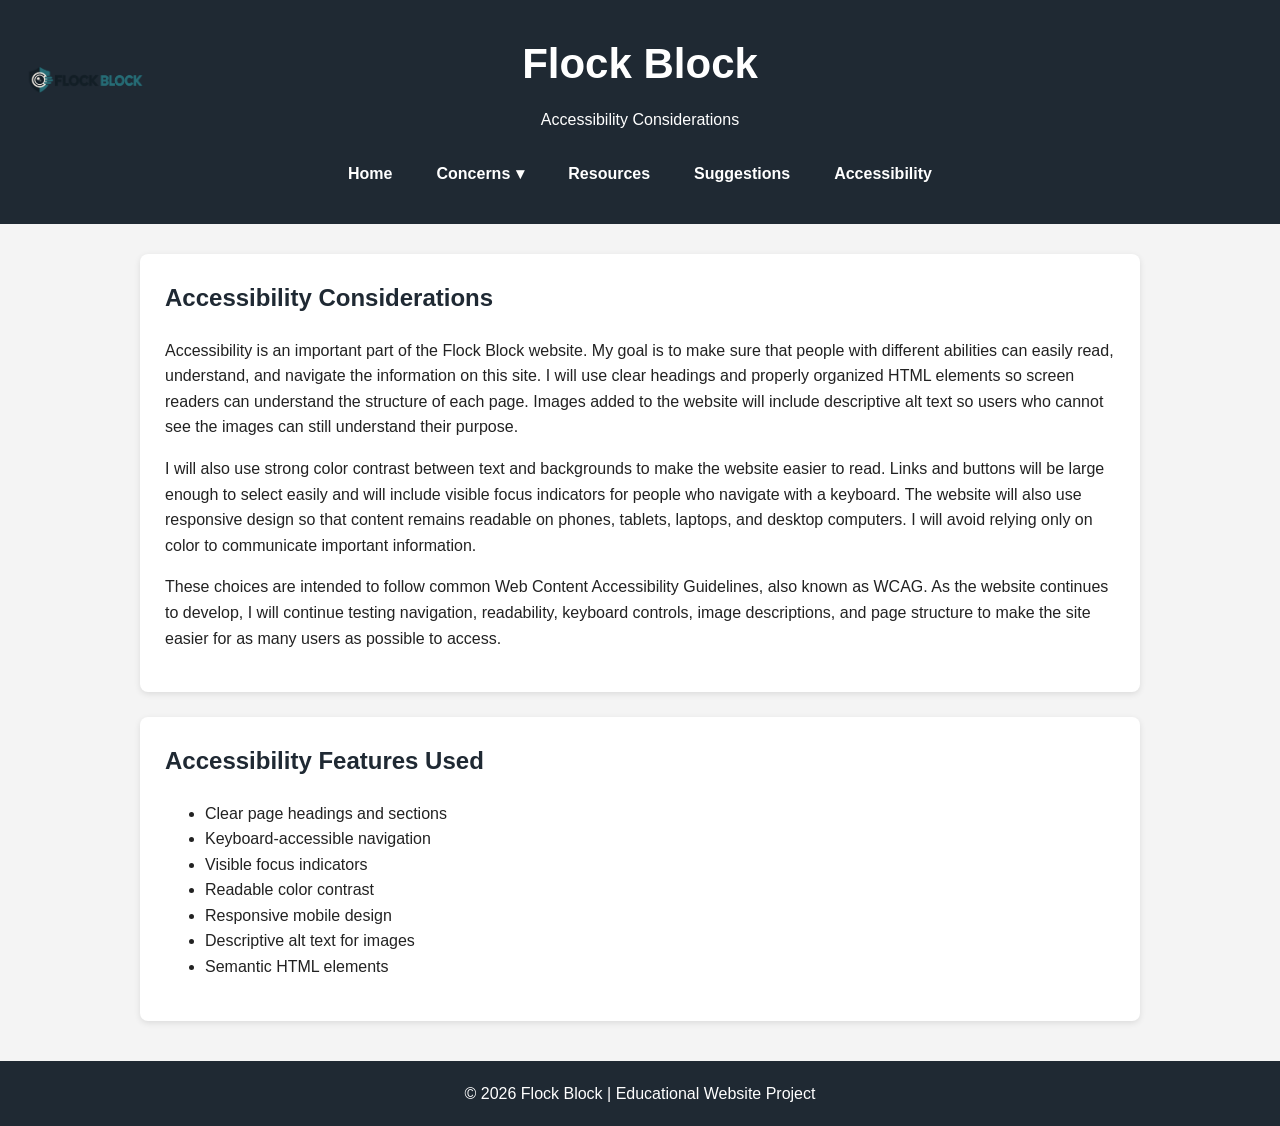
<file: accessibility.html>
<!DOCTYPE html>
<html lang="en">

<head>
   <meta charset="UTF-8">
   <meta name="viewport" content="width=device-width, initial-scale=1.0">
   <meta name="description"
      content="Learn how Flock Block supports website accessibility through readable content, keyboard navigation, descriptive image text, and responsive design.">

   <title>Accessibility Considerations | Flock Block</title>

   <link rel="stylesheet" href="styles.css">
</head>

<body>

   <header>

      
      <a href="index.html" aria-label="Flock Block Home">
         <img
            src="images/flockblock-logo.png"
            alt="Flock Block logo"
            class="site-logo">
      </a>


      <h1>Flock Block</h1>

      <p>
         Accessibility Considerations
      </p>

      <!-- Main Navigation -->

      <nav aria-label="Main navigation">

         <button
            id="menu-button"
            type="button"
            aria-expanded="false"
            aria-controls="nav-menu">
            Menu
         </button>

         <ul id="nav-menu">

            <li>
               <a href="index.html">Home</a>
            </li>

            <!-- Concerns Dropdown -->

            <li class="dropdown">

               <button
                  class="dropdown-button"
                  type="button"
                  aria-expanded="false"
                  aria-controls="concerns-submenu">
                  Concerns
                  <span aria-hidden="true">&#9662;</span>
               </button>

               <ul
                  id="concerns-submenu"
                  class="dropdown-menu"
                  hidden>

                  <li>
                     <a href="concerns.html">
                        Overview of Concerns
                     </a>
                  </li>

                  <li>
                     <a href="privacy.html">
                        Privacy
                     </a>
                  </li>

                  <li>
                     <a href="data-collection.html">
                        Data Collection
                     </a>
                  </li>

                  <li>
                     <a href="transparency.html">
                        Transparency and Oversight
                     </a>
                  </li>

               </ul>

            </li>

            <li>
               <a href="index.html#resources">Resources</a>
            </li>

            <li>
               <a href="suggestions.html">Suggestions</a>
            </li>

            <li>
               <a href="accessibility.html" aria-current="page">
                  Accessibility
               </a>
            </li>

         </ul>

      </nav>

   </header>


   <main>

      <!-- Accessibility Information -->

      <section>

         <h2>Accessibility Considerations</h2>

         <p>
            Accessibility is an important part of the Flock Block website.
            My goal is to make sure that people with different abilities can
            easily read, understand, and navigate the information on this site.
            I will use clear headings and properly organized HTML elements so
            screen readers can understand the structure of each page. Images
            added to the website will include descriptive alt text so users
            who cannot see the images can still understand their purpose.
         </p>

         <p>
            I will also use strong color contrast between text and backgrounds
            to make the website easier to read. Links and buttons will be large
            enough to select easily and will include visible focus indicators
            for people who navigate with a keyboard. The website will also use
            responsive design so that content remains readable on phones,
            tablets, laptops, and desktop computers. I will avoid relying only
            on color to communicate important information.
         </p>

         <p>
            These choices are intended to follow common Web Content
            Accessibility Guidelines, also known as WCAG. As the website
            continues to develop, I will continue testing navigation,
            readability, keyboard controls, image descriptions, and page
            structure to make the site easier for as many users as possible
            to access.
         </p>

      </section>


      <!-- Accessibility Features -->

      <section>

         <h2>Accessibility Features Used</h2>

         <ul>
            <li>Clear page headings and sections</li>
            <li>Keyboard-accessible navigation</li>
            <li>Visible focus indicators</li>
            <li>Readable color contrast</li>
            <li>Responsive mobile design</li>
            <li>Descriptive alt text for images</li>
            <li>Semantic HTML elements</li>
         </ul>

      </section>

   </main>


   <!-- Footer -->

   <footer>

      <p>
         &copy; <span id="current-year"></span>
         Flock Block | Educational Website Project
      </p>

   </footer>


   <!-- Back to Top Button -->

   <button
      id="top-button"
      type="button"
      aria-label="Back to top">
      Back to Top
   </button>


   <script src="script.js"></script>

</body>

</html>
</file>
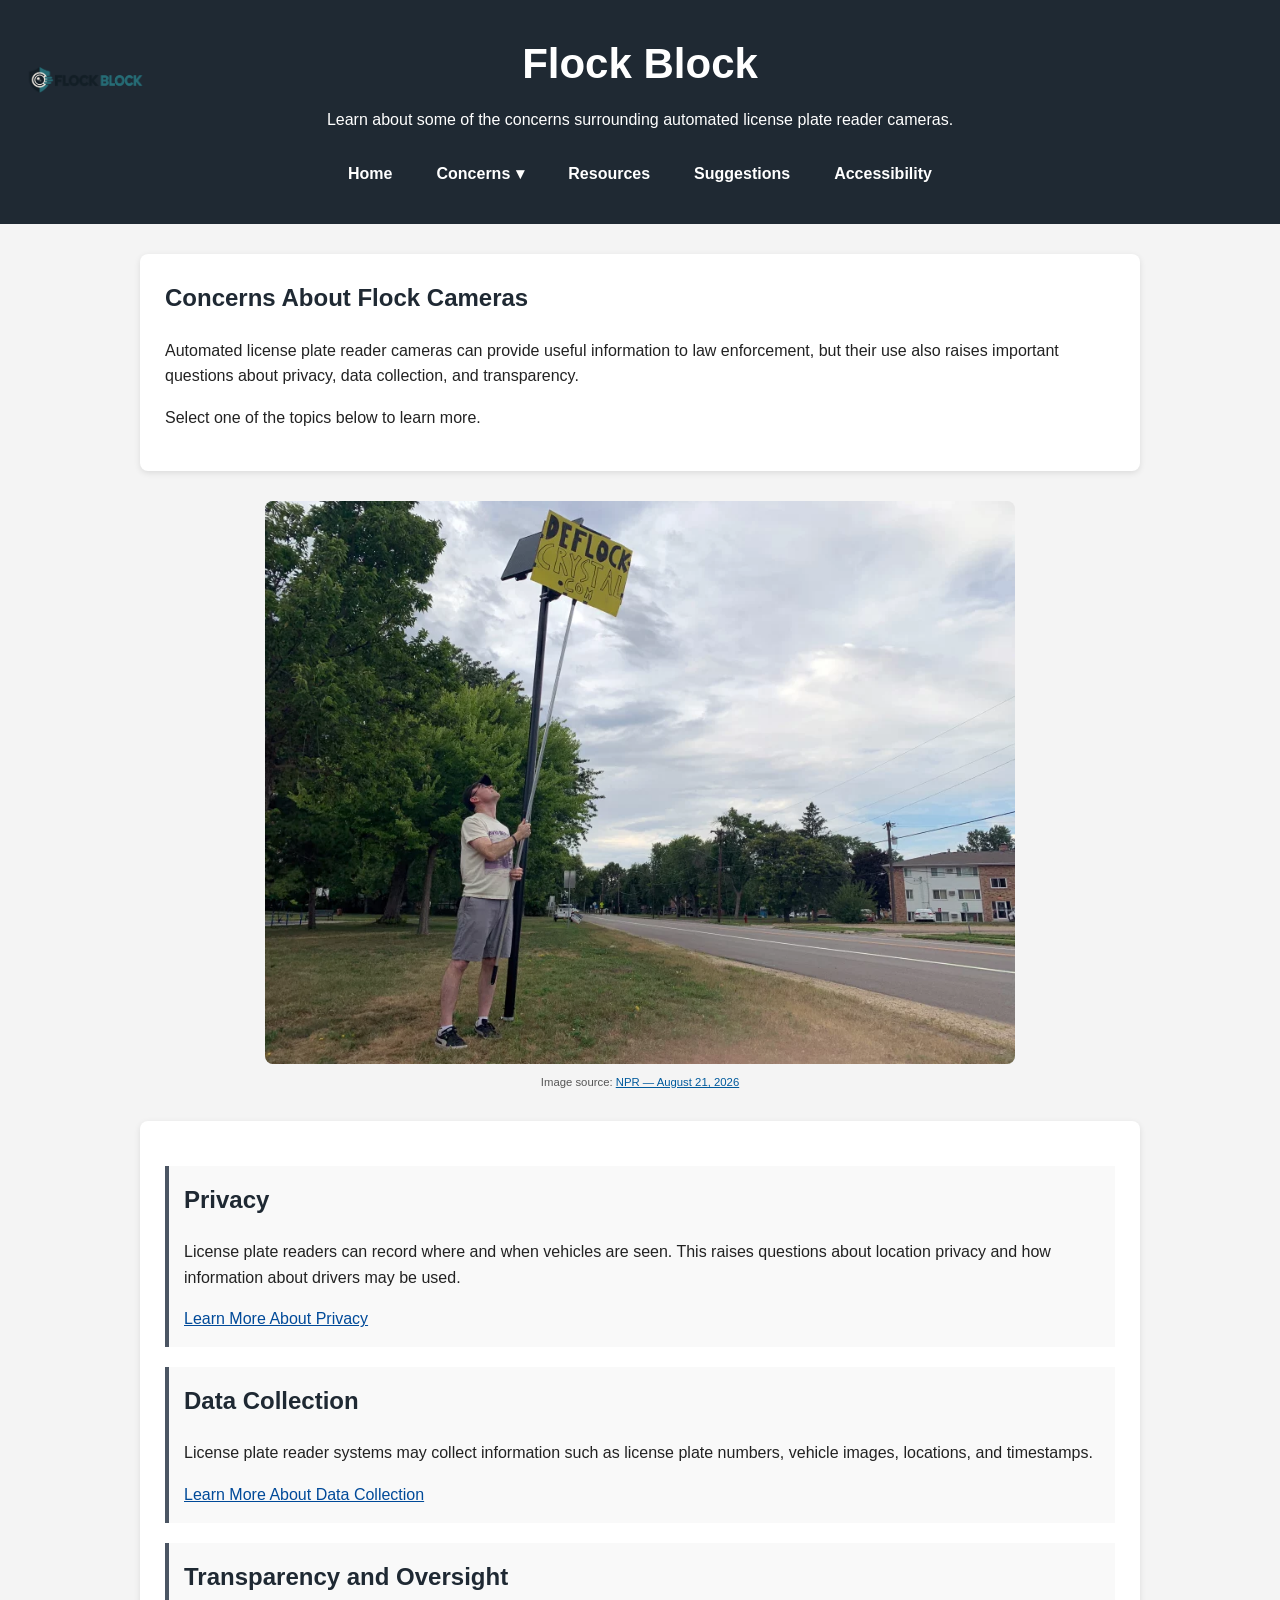
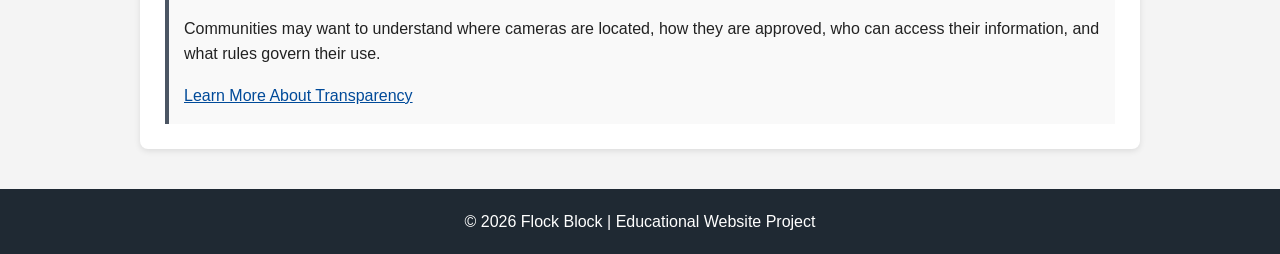
<file: concerns.html>
<!DOCTYPE html>
<html lang="en">

<head>
   <meta charset="UTF-8">
   <meta name="viewport" content="width=device-width, initial-scale=1.0">
   <meta name="description"
      content="Learn about privacy, data collection, and transparency concerns surrounding Flock cameras and automated license plate reader surveillance.">

   <title>Concerns | Flock Block</title>

   <link rel="stylesheet" href="styles.css">
</head>

<body>

   <header>

      
      <a href="index.html" aria-label="Flock Block Home">
         <img
            src="images/flockblock-logo.png"
            alt="Flock Block logo"
            class="site-logo">
      </a>


      <h1>Flock Block</h1>

      <p>
         Learn about some of the concerns surrounding automated
         license plate reader cameras.
      </p>

      <!-- Main Navigation -->

      <nav aria-label="Main navigation">

         <button
            id="menu-button"
            type="button"
            aria-expanded="false"
            aria-controls="nav-menu">
            Menu
         </button>

         <ul id="nav-menu">

            <li>
               <a href="index.html">Home</a>
            </li>

            <!-- Concerns Dropdown -->

            <li class="dropdown">

               <button
                  class="dropdown-button"
                  type="button"
                  aria-expanded="false"
                  aria-controls="concerns-submenu">
                  Concerns
                  <span aria-hidden="true">&#9662;</span>
               </button>

               <ul
                  id="concerns-submenu"
                  class="dropdown-menu"
                  hidden>

                  <li>
                     <a href="concerns.html"
                        aria-current="page">
                        Overview of Concerns
                     </a>
                  </li>

                  <li>
                     <a href="privacy.html">
                        Privacy
                     </a>
                  </li>

                  <li>
                     <a href="data-collection.html">
                        Data Collection
                     </a>
                  </li>

                  <li>
                     <a href="transparency.html">
                        Transparency and Oversight
                     </a>
                  </li>

               </ul>

            </li>

            <li>
               <a href="index.html#resources">
                  Resources
               </a>
            </li>

            <li>
               <a href="suggestions.html">
                  Suggestions
               </a>
            </li>

            <li>
               <a href="accessibility.html">
                  Accessibility
               </a>
            </li>

         </ul>

      </nav>

   </header>


   <main>

      <!-- Introduction -->

      <section>

         <h2>Concerns About Flock Cameras</h2>

         <p>
            Automated license plate reader cameras can provide useful
            information to law enforcement, but their use also raises
            important questions about privacy, data collection, and
            transparency.
         </p>

         <p>
            Select one of the topics below to learn more.
         </p>

      </section>


      <!-- Concerns Image -->

      <figure class="concerns-image">

         <img
            src="images/deflock-pic.webp"
            alt="Person standing beside a roadside camera pole holding a yellow Deflock sign"
            loading="lazy">

         <figcaption>

            <small>
               Image source:

               <a
                  href="https://www.npr.org/2026/08/21/nx-s1-5939851/flock-cameras-police-block-surveillance-vandalize"
                  target="_blank"
                  rel="noopener noreferrer">
                  NPR — August 21, 2026
               </a>
            </small>

         </figcaption>

      </figure>


      <!-- Main Concerns -->

      <section aria-label="Surveillance concerns">

         <article>

            <h2>Privacy</h2>

            <p>
               License plate readers can record where and when vehicles
               are seen. This raises questions about location privacy and
               how information about drivers may be used.
            </p>

            <a href="privacy.html">
               Learn More About Privacy
            </a>

         </article>


         <article>

            <h2>Data Collection</h2>

            <p>
               License plate reader systems may collect information such
               as license plate numbers, vehicle images, locations, and
               timestamps.
            </p>

            <a href="data-collection.html">
               Learn More About Data Collection
            </a>

         </article>


         <article>

            <h2>Transparency and Oversight</h2>

            <p>
               Communities may want to understand where cameras are
               located, how they are approved, who can access their
               information, and what rules govern their use.
            </p>

            <a href="transparency.html">
               Learn More About Transparency
            </a>

         </article>

      </section>

   </main>


   <!-- Footer -->

   <footer>

      <p>
         &copy; <span id="current-year"></span>
         Flock Block | Educational Website Project
      </p>

   </footer>


   <!-- Back to Top Button -->

   <button
      id="top-button"
      type="button"
      aria-label="Back to top">
      Back to Top
   </button>


   <script src="script.js"></script>

</body>

</html>
</file>
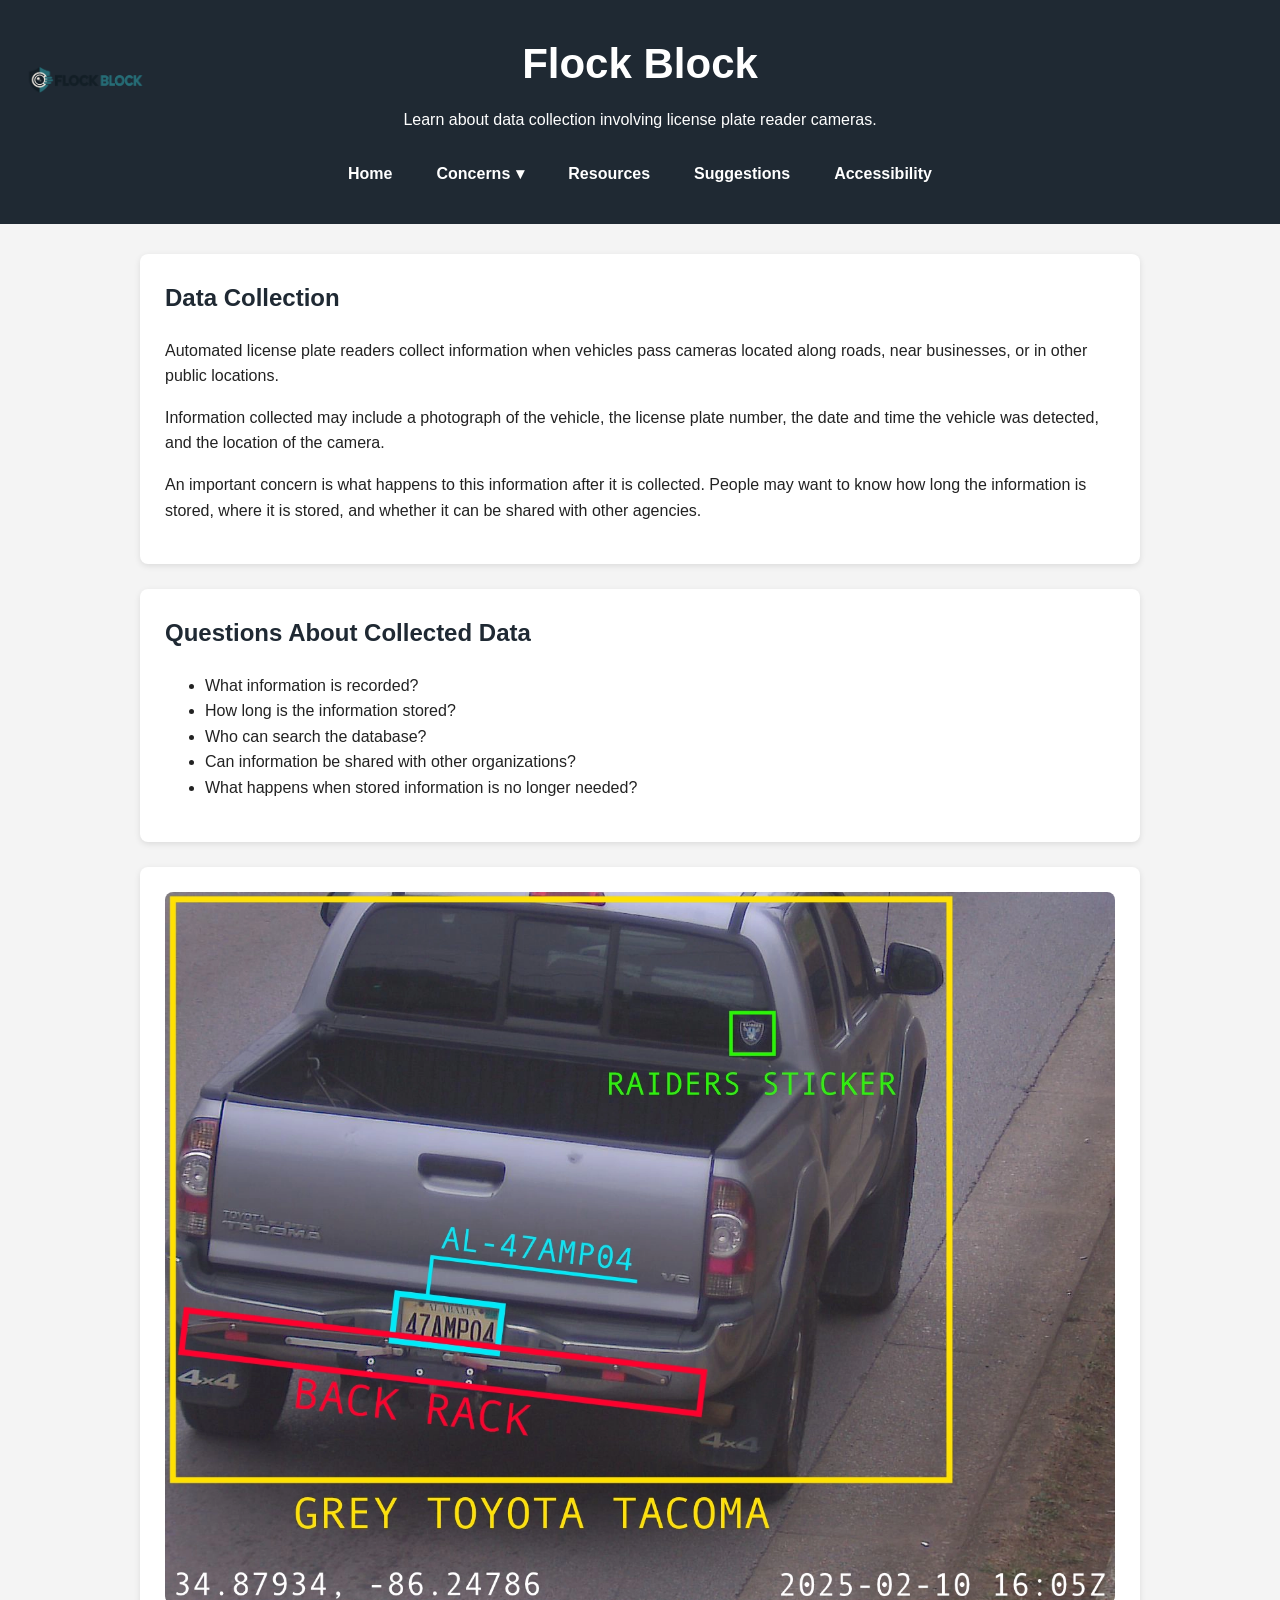
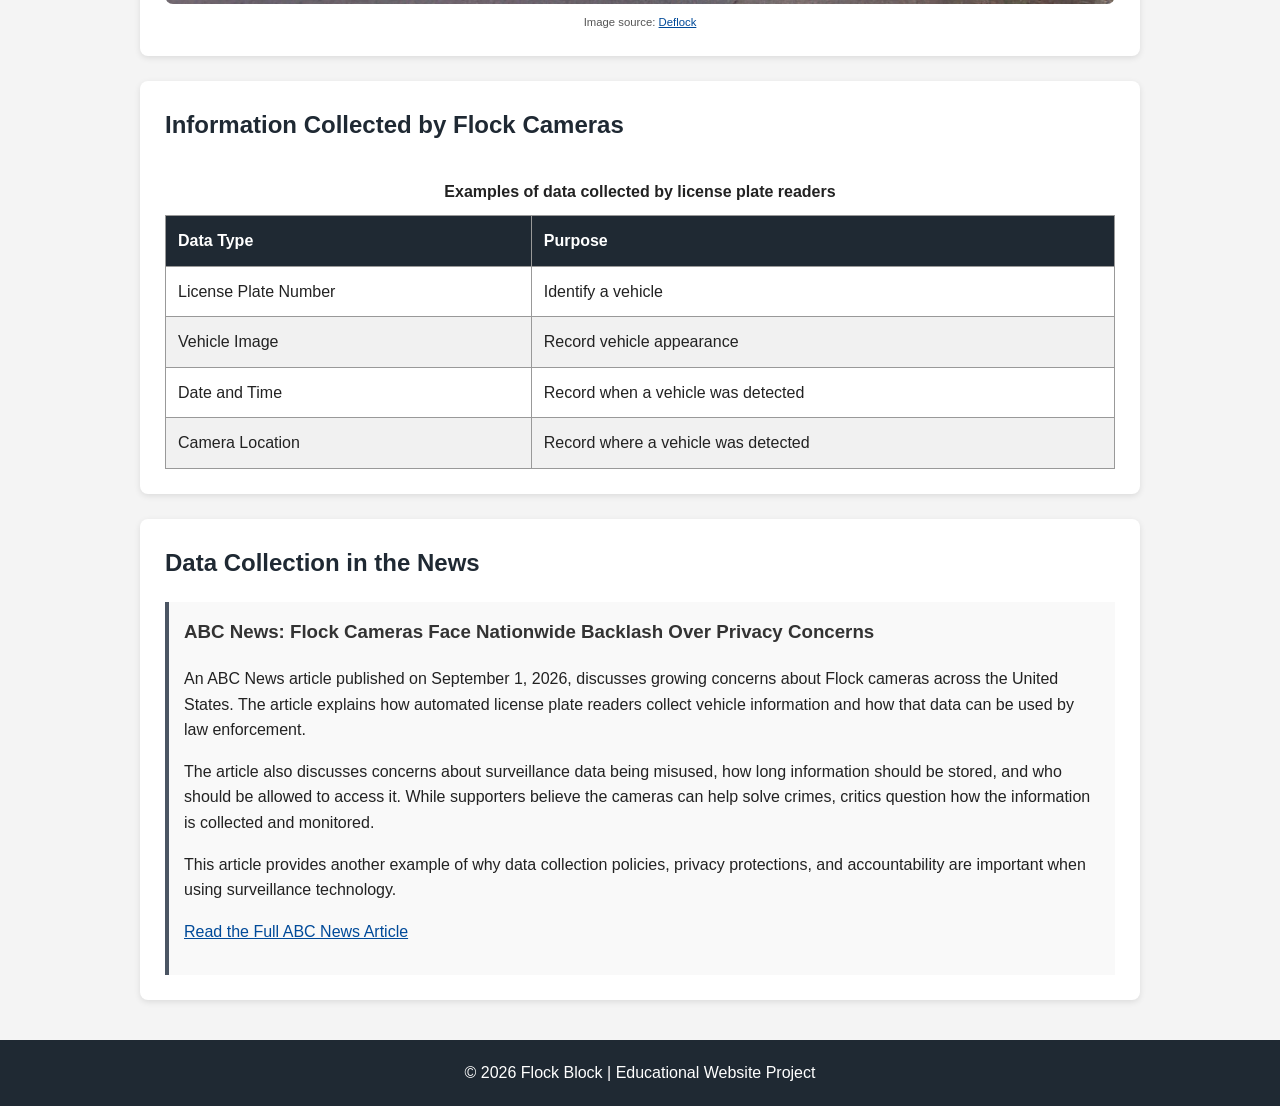
<file: data-collection.html>
<!DOCTYPE html>
<html lang="en">

<head>
   <meta charset="UTF-8">
   <meta name="viewport" content="width=device-width, initial-scale=1.0">
   <meta name="description"
      content="Discover what information Flock cameras collect, including license plates, vehicle images, timestamps, and locations, and how data may be used.">


   <title>Data Collection | Flock Block</title>

   <link rel="stylesheet" href="styles.css">
</head>

<body>

   <header>

      
      <a href="index.html" aria-label="Flock Block Home">
         <img
            src="images/flockblock-logo.png"
            alt="Flock Block logo"
            class="site-logo">
      </a>


      <h1>Flock Block</h1>

      <p>
         Learn about data collection involving
         license plate reader cameras.
      </p>

      <!-- Main Navigation -->

      <nav aria-label="Main navigation">

         <button
            id="menu-button"
            type="button"
            aria-expanded="false"
            aria-controls="nav-menu">
            Menu
         </button>

         <ul id="nav-menu">

            <li>
               <a href="index.html">Home</a>
            </li>

            <!-- Concerns Dropdown -->

            <li class="dropdown">

               <button
                  class="dropdown-button"
                  type="button"
                  aria-expanded="false"
                  aria-controls="concerns-submenu">
                  Concerns
                  <span aria-hidden="true">&#9662;</span>
               </button>

               <ul
                  id="concerns-submenu"
                  class="dropdown-menu"
                  hidden>

                  <li>
                     <a href="concerns.html">
                        Overview of Concerns
                     </a>
                  </li>

                  <li>
                     <a href="privacy.html">
                        Privacy
                     </a>
                  </li>

                  <li>
                     <a href="data-collection.html"
                        aria-current="page">
                        Data Collection
                     </a>
                  </li>

                  <li>
                     <a href="transparency.html">
                        Transparency and Oversight
                     </a>
                  </li>

               </ul>

            </li>

            <li>
               <a href="index.html#resources">
                  Resources
               </a>
            </li>

            <li>
               <a href="suggestions.html">
                  Suggestions
               </a>
            </li>

            <li>
               <a href="accessibility.html">
                  Accessibility
               </a>
            </li>

         </ul>

      </nav>

   </header>


   <main>

      <!-- Data Collection Information -->

      <section>

         <h2>Data Collection</h2>

         <p>
            Automated license plate readers collect information
            when vehicles pass cameras located along roads,
            near businesses, or in other public locations.
         </p>

         <p>
            Information collected may include a photograph of
            the vehicle, the license plate number, the date
            and time the vehicle was detected, and the
            location of the camera.
         </p>

         <p>
            An important concern is what happens to this
            information after it is collected. People may
            want to know how long the information is stored,
            where it is stored, and whether it can be shared
            with other agencies.
         </p>

      </section>


      <!-- Questions About Data -->

      <section>

         <h2>Questions About Collected Data</h2>

         <ul>
            <li>What information is recorded?</li>
            <li>How long is the information stored?</li>
            <li>Who can search the database?</li>
            <li>Can information be shared with other organizations?</li>
            <li>What happens when stored information is no longer needed?</li>
         </ul>

      </section>

            <!-- Data Collection Image -->

      <figure class="page-image">

         <img
            src="images/lpr-demo.webp"
            alt="Annotated image of a gray Toyota Tacoma showing how surveillance technology can capture a vehicle's license plate, stickers, and other identifying details"
            loading="lazy">

         <figcaption>
            <small>
               Image source:
               <a
                  href="https://deflock.org/"
                  target="_blank"
                  rel="noopener noreferrer">
                  Deflock
               </a>
            </small>
         </figcaption>

      </figure>

      <!--Data Colection Table-->
      <section>
         <h2>Information Collected by Flock Cameras</h2>

         <div class="table-container">
            <table>
             <caption>
                 Examples of data collected by license plate readers
             </caption>

             <thead>
                <tr>
                    <th scope="col">Data Type</th>
                    <th scope="col">Purpose</th>
                </tr>
             </thead>

               <tbody>
                <tr>
                    <td>License Plate Number</td>
                    <td>Identify a vehicle</td>
                </tr>

                <tr>
                     <td>Vehicle Image</td>
                    <td>Record vehicle appearance</td>
                </tr>

                <tr>
                     <td>Date and Time</td>
                     <td>Record when a vehicle was detected</td>
                </tr>

                <tr>
                     <td>Camera Location</td>
                     <td>Record where a vehicle was detected</td>
                  </tr>
               </tbody>
            </table>
       </div>
      </section>



      <!-- ABC News Article -->

      <section id="data-collection-news">

         <h2>Data Collection in the News</h2>

         <article>

            <h3>
               ABC News: Flock Cameras Face Nationwide
               Backlash Over Privacy Concerns
            </h3>

            <p>
               An ABC News article published on September 1,
               2026, discusses growing concerns about Flock
               cameras across the United States. The article
               explains how automated license plate readers
               collect vehicle information and how that data
               can be used by law enforcement.
            </p>

            <p>
               The article also discusses concerns about
               surveillance data being misused, how long
               information should be stored, and who should
               be allowed to access it. While supporters
               believe the cameras can help solve crimes,
               critics question how the information is
               collected and monitored.
            </p>

            <p>
               This article provides another example of
               why data collection policies, privacy
               protections, and accountability are
               important when using surveillance technology.
            </p>

            <p>
               <a
                  href="https://abcnews.com/US/flock-cameras-trigger-nationwide-backlash-privacy-concerns-police/story?id=136084771"
                  target="_blank"
                  rel="noopener noreferrer">
                  Read the Full ABC News Article
               </a>
            </p>

         </article>

      </section>

   </main>


   <!-- Footer -->

   <footer>

      <p>
         &copy; <span id="current-year"></span>
         Flock Block | Educational Website Project
      </p>

   </footer>


   <!-- Back to Top Button -->

   <button
      id="top-button"
      type="button"
      aria-label="Back to top">
      Back to Top
   </button>


   <script src="script.js"></script>

</body>

</html>
</file>
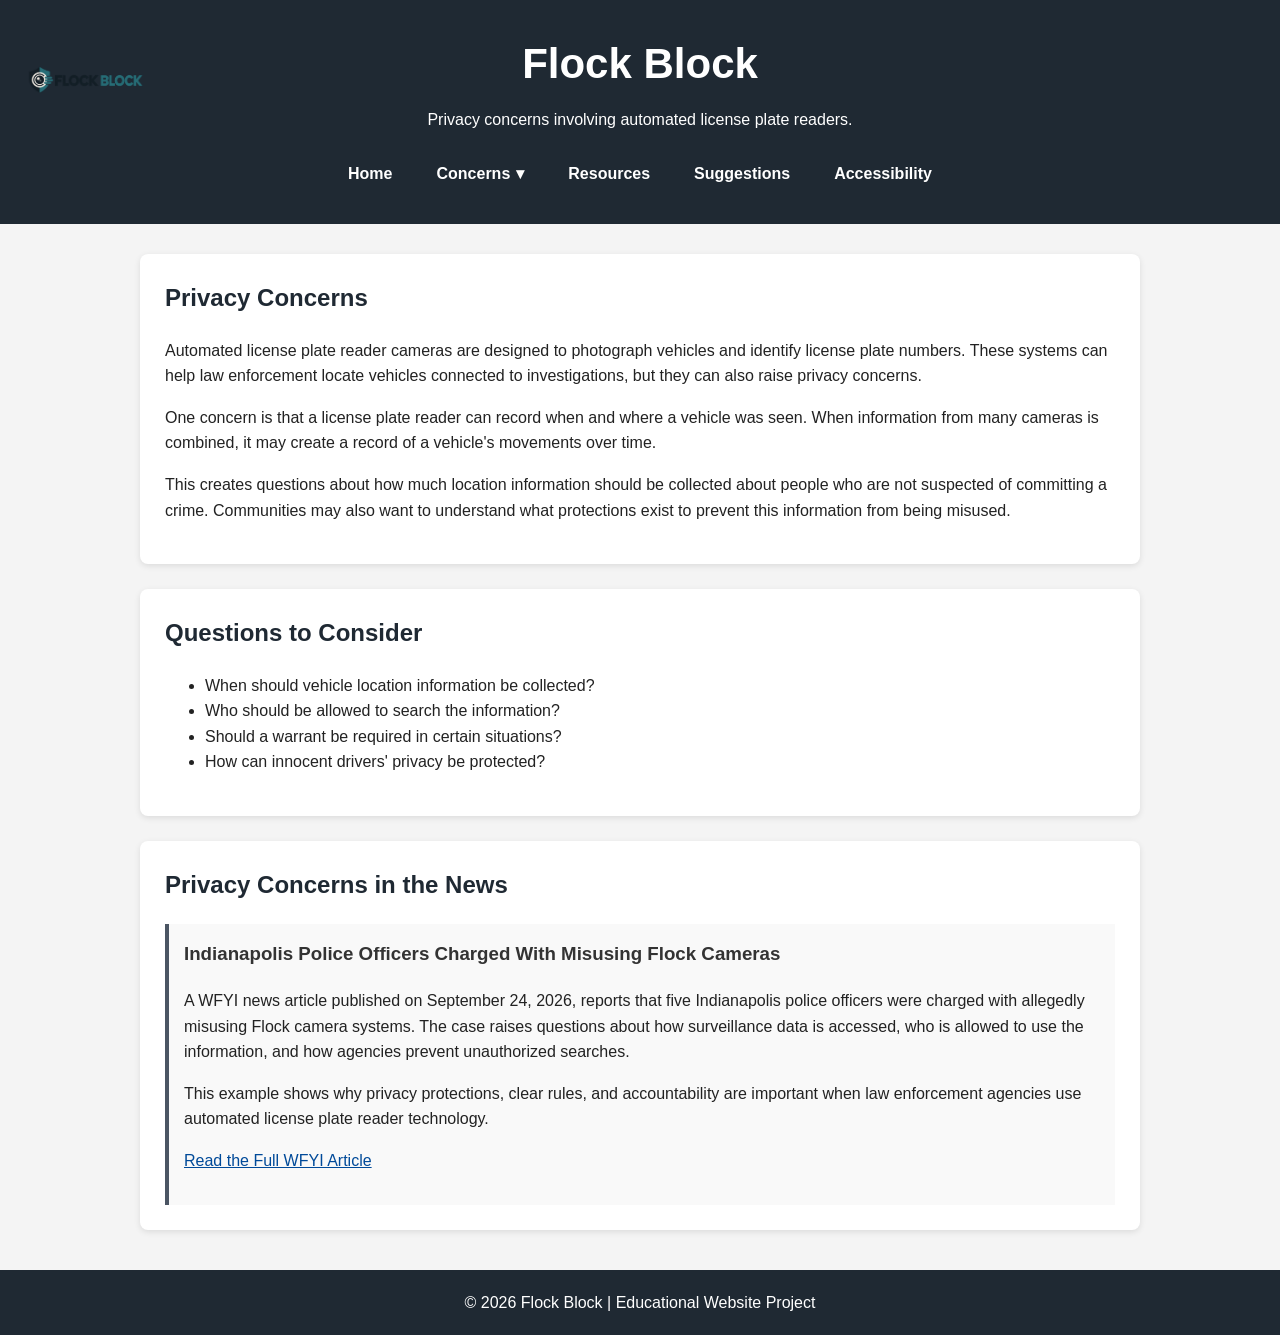
<file: privacy.html>
<!DOCTYPE html>
<html lang="en">

<head>
   <meta charset="UTF-8">
   <meta name="viewport" content="width=device-width, initial-scale=1.0">
   <meta name="description"
      content="Explore privacy concerns involving Flock cameras, vehicle location tracking, data access, and potential misuse of surveillance information.">


   <title>Privacy Concerns | Flock Block</title>

   <link rel="stylesheet" href="styles.css">
</head>

<body>

   <header>

      
      <a href="index.html" aria-label="Flock Block Home">
         <img
          src="images/flockblock-logo.png"
          alt="Flock Block logo"
          class="site-logo">
      </a>


      <h1>Flock Block</h1>

      <p>
         Privacy concerns involving automated
         license plate readers.
      </p>

      <!-- Main Navigation -->

      <nav aria-label="Main navigation">

         <button
            id="menu-button"
            type="button"
            aria-expanded="false"
            aria-controls="nav-menu">
            Menu
         </button>

         <ul id="nav-menu">

            <li>
               <a href="index.html">Home</a>
            </li>

            <!-- Concerns Dropdown -->

            <li class="dropdown">

               <button
                  class="dropdown-button"
                  type="button"
                  aria-expanded="false"
                  aria-controls="concerns-submenu">
                  Concerns
                  <span aria-hidden="true">&#9662;</span>
               </button>

               <ul
                  id="concerns-submenu"
                  class="dropdown-menu"
                  hidden>

                  <li>
                     <a href="concerns.html">
                        Overview of Concerns
                     </a>
                  </li>

                  <li>
                     <a href="privacy.html"
                        aria-current="page">
                        Privacy
                     </a>
                  </li>

                  <li>
                     <a href="data-collection.html">
                        Data Collection
                     </a>
                  </li>

                  <li>
                     <a href="transparency.html">
                        Transparency and Oversight
                     </a>
                  </li>

               </ul>

            </li>

            <li>
               <a href="index.html#resources">
                  Resources
               </a>
            </li>

            <li>
               <a href="suggestions.html">
                  Suggestions
               </a>
            </li>

            <li>
               <a href="accessibility.html">
                  Accessibility
               </a>
            </li>

         </ul>

      </nav>

   </header>


   <main>

      <!-- Privacy Information -->

      <section>

         <h2>Privacy Concerns</h2>

         <p>
            Automated license plate reader cameras are designed to
            photograph vehicles and identify license plate numbers.
            These systems can help law enforcement locate vehicles
            connected to investigations, but they can also raise
            privacy concerns.
         </p>

         <p>
            One concern is that a license plate reader can record
            when and where a vehicle was seen. When information
            from many cameras is combined, it may create a record
            of a vehicle's movements over time.
         </p>

         <p>
            This creates questions about how much location
            information should be collected about people who
            are not suspected of committing a crime.
            Communities may also want to understand what
            protections exist to prevent this information
            from being misused.
         </p>

      </section>


      <!-- Questions to Consider -->

      <section>

         <h2>Questions to Consider</h2>

         <ul>
            <li>
               When should vehicle location information be collected?
            </li>
            <li>
               Who should be allowed to search the information?
            </li>
            <li>
               Should a warrant be required in certain situations?
            </li>
            <li>
               How can innocent drivers' privacy be protected?
            </li>
         </ul>

      </section>


      <!-- Privacy News Section -->

      <section id="privacy-news">

         <h2>Privacy Concerns in the News</h2>

         <article>

            <h3>
               Indianapolis Police Officers Charged
               With Misusing Flock Cameras
            </h3>

            <p>
               A WFYI news article published on September 24, 2026,
               reports that five Indianapolis police officers
               were charged with allegedly misusing Flock camera
               systems. The case raises questions about how
               surveillance data is accessed, who is allowed
               to use the information, and how agencies
               prevent unauthorized searches.
            </p>

            <p>
               This example shows why privacy protections,
               clear rules, and accountability are important
               when law enforcement agencies use automated
               license plate reader technology.
            </p>

            <p>
               <a
                  href="https://www.wfyi.org/wfyi-news/2026-09-24/five-indianapolis-police-officers-charged-for-misusing-flock-cameras"
                  target="_blank"
                  rel="noopener noreferrer">
                  Read the Full WFYI Article
               </a>
            </p>

         </article>

      </section>

   </main>


   <!-- Footer -->

   <footer>

      <p>
         &copy; <span id="current-year"></span>
         Flock Block | Educational Website Project
      </p>

   </footer>


   <!-- Back to Top Button -->

   <button
      id="top-button"
      type="button"
      aria-label="Back to top">
      Back to Top
   </button>


   <script src="script.js"></script>

</body>

</html>
</file>
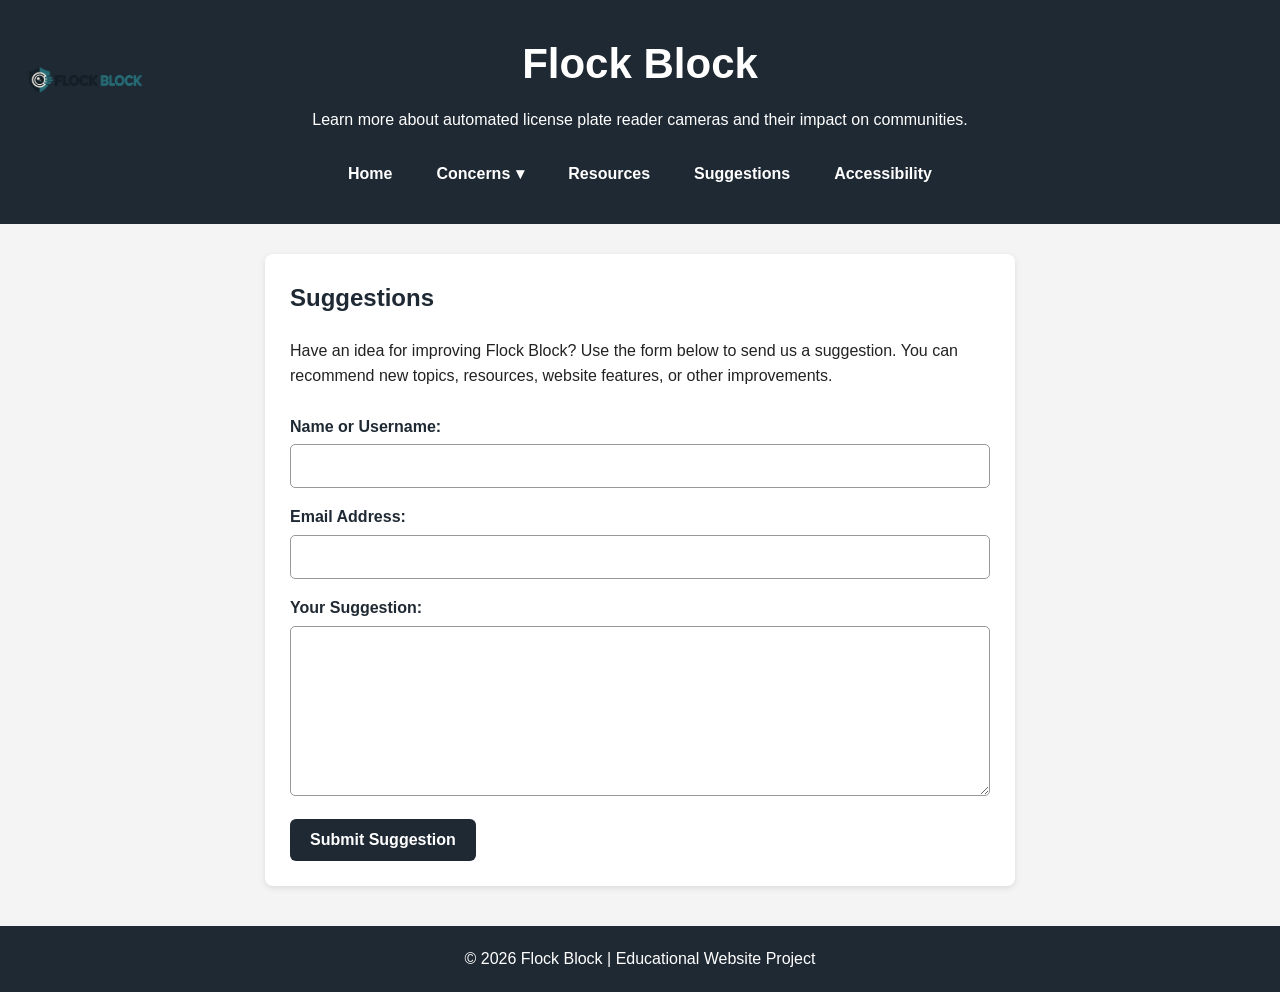
<file: suggestions.html>
<!DOCTYPE html>
<html lang="en">

<head>
   <meta charset="UTF-8">
   <meta name="viewport" content="width=device-width, initial-scale=1.0">
   <meta name="description"
      content="Share your suggestions for improving Flock Block, including new resources, website features, and educational content about surveillance technology.">

   <title>Suggestions | Flock Block</title>

   <link rel="stylesheet" href="styles.css">
</head>

<body>

   <header>

      
      <a href="index.html" aria-label="Flock Block Home">
          <img
            src="images/flockblock-logo.png"
            alt="Flock Block logo"
            class="site-logo">
      </a>


      <h1>Flock Block</h1>

      <p>
         Learn more about automated license plate reader cameras
         and their impact on communities.
      </p>

      <!-- Main Navigation -->

      <nav aria-label="Main navigation">

         <button
            id="menu-button"
            type="button"
            aria-expanded="false"
            aria-controls="nav-menu">
            Menu
         </button>

         <ul id="nav-menu">

            <li>
               <a href="index.html">Home</a>
            </li>

            <!-- Concerns Dropdown -->

            <li class="dropdown">

               <button
                  class="dropdown-button"
                  type="button"
                  aria-expanded="false"
                  aria-controls="concerns-submenu">
                  Concerns
                  <span aria-hidden="true">&#9662;</span>
               </button>

               <ul
                  id="concerns-submenu"
                  class="dropdown-menu"
                  hidden>

                  <li>
                     <a href="concerns.html">
                        Overview of Concerns
                     </a>
                  </li>

                  <li>
                     <a href="privacy.html">
                        Privacy
                     </a>
                  </li>

                  <li>
                     <a href="data-collection.html">
                        Data Collection
                     </a>
                  </li>

                  <li>
                     <a href="transparency.html">
                        Transparency and Oversight
                     </a>
                  </li>

               </ul>

            </li>

            <li>
               <a href="index.html#resources">Resources</a>
            </li>

            <li>
               <a href="suggestions.html" aria-current="page">
                  Suggestions
               </a>
            </li>

            <li>
               <a href="accessibility.html">
                  Accessibility
               </a>
            </li>

         </ul>

      </nav>

   </header>


   <main>

      <!-- Suggestions Form -->

      <section class="suggestions-section">

         <h2>Suggestions</h2>

         <p>
            Have an idea for improving Flock Block? Use the form below
            to send us a suggestion. You can recommend new topics,
            resources, website features, or other improvements.
         </p>

         <form
            action="https://api.web3forms.com/submit"
            method="POST">

            <input
               type="hidden"
               name="access_key"
               value="67a9a5f2-f6c5-48d6-b263-45283ce717dc">

            <input
               type="hidden"
               name="subject"
               value="New Flock Block Suggestion">

            <input
               type="hidden"
               name="redirect"
               value="https://gregomaho.github.io/flockblock2.0/thank-you.html">


            <!-- Username -->

            <p>
               <label for="username">
                  Name or Username:
               </label>

               <input
                  type="text"
                  id="username"
                  name="username"
                  maxlength="30"
                  required>
            </p>


            <!-- Email Address -->

            <p>
               <label for="email">
                  Email Address:
               </label>

               <input
                  type="email"
                  id="email"
                  name="email">
            </p>


            <!-- Suggestion Message -->

            <p>
               <label for="suggestion">
                  Your Suggestion:
               </label>

               <textarea
                  id="suggestion"
                  name="suggestion"
                  rows="8"
                  maxlength="1000"
                  required></textarea>
            </p>


            <!-- Submit Button -->

            <button type="submit">
               Submit Suggestion
            </button>

         </form>

      </section>

   </main>


   <!-- Footer -->

   <footer>

      <p>
         &copy; <span id="current-year"></span>
         Flock Block | Educational Website Project
      </p>

   </footer>


   <!-- Back to Top Button -->

   <button
      id="top-button"
      type="button"
      aria-label="Back to top">
      Back to Top
   </button>


   <script src="script.js"></script>

</body>

</html>
</file>
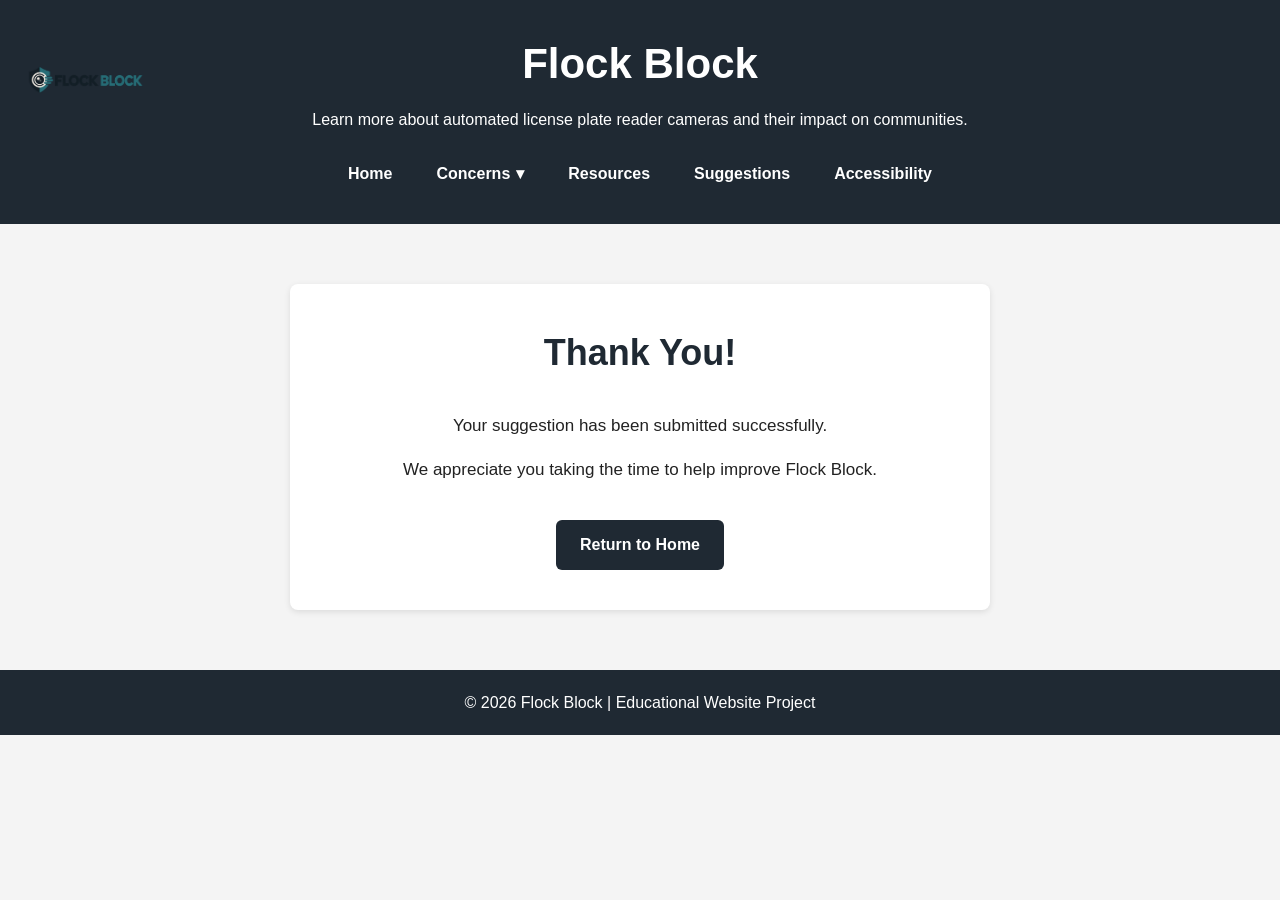
<file: thank-you.html>
<!DOCTYPE html>
<html lang="en">

<head>
   <meta charset="UTF-8">
   <meta name="viewport" content="width=device-width, initial-scale=1.0">
   <meta name="description"
      content="Thank you for sharing your feedback with Flock Block. Your suggestions help improve our educational website about license plate reader technology.">

   <title>Thank You | Flock Block</title>

   <link rel="stylesheet" href="styles.css">
</head>

<body>

   <header>

      
      <a href="index.html" aria-label="Flock Block Home">
         <img
            src="images/flockblock-logo.png"
            alt="Flock Block logo"
            class="site-logo">
      </a>


      <h1>Flock Block</h1>

      <p>
         Learn more about automated license plate reader cameras
         and their impact on communities.
      </p>

      <!-- Main Navigation -->

      <nav aria-label="Main navigation">

         <button
            id="menu-button"
            type="button"
            aria-expanded="false"
            aria-controls="nav-menu">
            Menu
         </button>

         <ul id="nav-menu">

            <li>
               <a href="index.html">Home</a>
            </li>

            <!-- Concerns Dropdown -->

            <li class="dropdown">

               <button
                  class="dropdown-button"
                  type="button"
                  aria-expanded="false"
                  aria-controls="concerns-submenu">
                  Concerns
                  <span aria-hidden="true">&#9662;</span>
               </button>

               <ul
                  id="concerns-submenu"
                  class="dropdown-menu"
                  hidden>

                  <li>
                     <a href="concerns.html">
                        Overview of Concerns
                     </a>
                  </li>

                  <li>
                     <a href="privacy.html">
                        Privacy
                     </a>
                  </li>

                  <li>
                     <a href="data-collection.html">
                        Data Collection
                     </a>
                  </li>

                  <li>
                     <a href="transparency.html">
                        Transparency and Oversight
                     </a>
                  </li>

               </ul>

            </li>

            <li>
               <a href="index.html#resources">
                  Resources
               </a>
            </li>

            <li>
               <a href="suggestions.html">
                  Suggestions
               </a>
            </li>

            <li>
               <a href="accessibility.html">
                  Accessibility
               </a>
            </li>

         </ul>

      </nav>

   </header>


   <main>

      <!-- Thank You Message -->

      <section class="thank-you-section">

         <h2>Thank You!</h2>

         <p>
            Your suggestion has been submitted successfully.
         </p>

         <p>
            We appreciate you taking the time to help improve Flock Block.
         </p>

         <a
            href="index.html"
            class="home-button">
            Return to Home
         </a>

      </section>

   </main>


   <!-- Footer -->

   <footer>

      <p>
         &copy; <span id="current-year"></span>
         Flock Block | Educational Website Project
      </p>

   </footer>


   <!-- Back to Top Button -->

   <button
      id="top-button"
      type="button"
      aria-label="Back to top">
      Back to Top
   </button>


   <script src="script.js"></script>

</body>

</html>
</file>
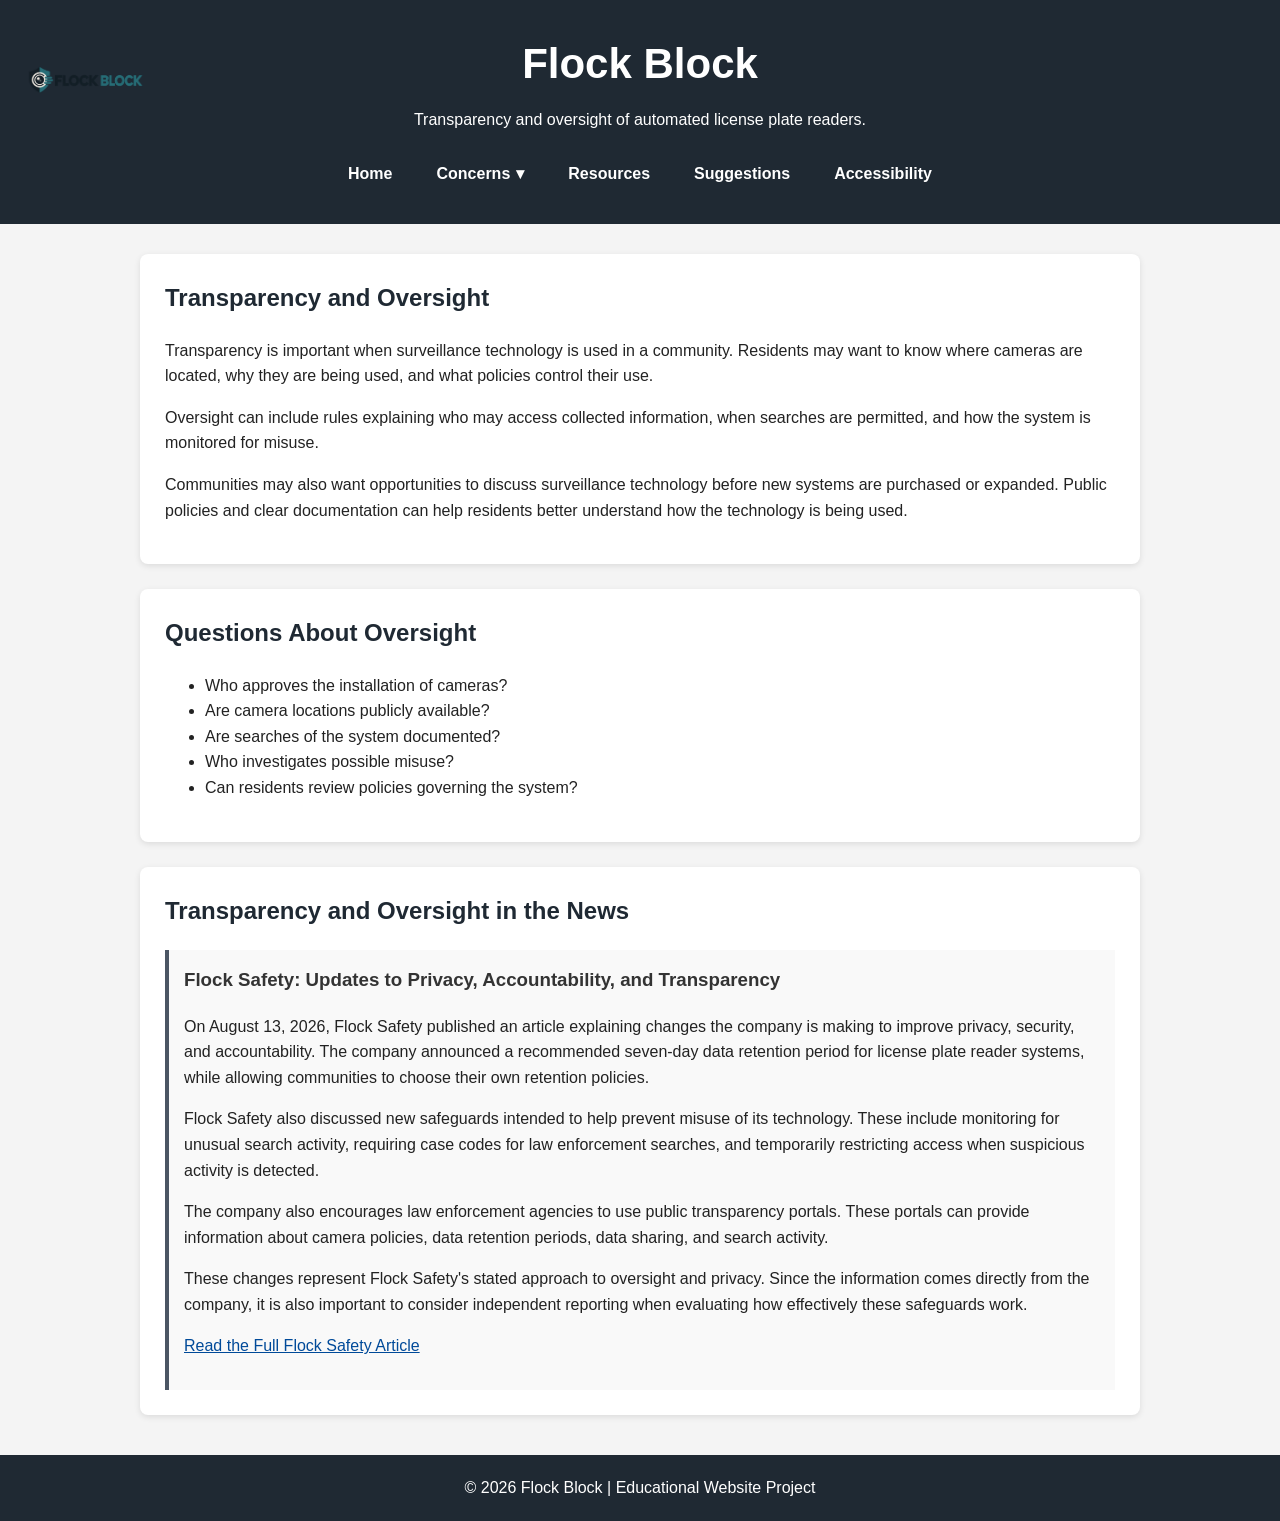
<file: transparency.html>
<!DOCTYPE html>
<html lang="en">

<head>
   <meta charset="UTF-8">
   <meta name="viewport" content="width=device-width, initial-scale=1.0">
   <meta name="description"
      content="Learn about transparency, accountability, data retention policies, and oversight of Flock Safety automated license plate reader systems.">

   <title>Transparency and Oversight | Flock Block</title>

   <link rel="stylesheet" href="styles.css">
</head>

<body>

   <header>

     
      <a href="index.html" aria-label="Flock Block Home">
         <img
           src="images/flockblock-logo.png"
           alt="Flock Block logo"
           class="site-logo">
      </a>


      <h1>Flock Block</h1>

      <p>
         Transparency and oversight of automated
         license plate readers.
      </p>

      <!-- Main Navigation -->

      <nav aria-label="Main navigation">

         <button
            id="menu-button"
            type="button"
            aria-expanded="false"
            aria-controls="nav-menu">
            Menu
         </button>

         <ul id="nav-menu">

            <li>
               <a href="index.html">Home</a>
            </li>

            <!-- Concerns Dropdown -->

            <li class="dropdown">

               <button
                  class="dropdown-button"
                  type="button"
                  aria-expanded="false"
                  aria-controls="concerns-submenu">
                  Concerns
                  <span aria-hidden="true">&#9662;</span>
               </button>

               <ul
                  id="concerns-submenu"
                  class="dropdown-menu"
                  hidden>

                  <li>
                     <a href="concerns.html">
                        Overview of Concerns
                     </a>
                  </li>

                  <li>
                     <a href="privacy.html">
                        Privacy
                     </a>
                  </li>

                  <li>
                     <a href="data-collection.html">
                        Data Collection
                     </a>
                  </li>

                  <li>
                     <a href="transparency.html"
                        aria-current="page">
                        Transparency and Oversight
                     </a>
                  </li>

               </ul>

            </li>

            <li>
               <a href="index.html#resources">
                  Resources
               </a>
            </li>

            <li>
               <a href="suggestions.html">
                  Suggestions
               </a>
            </li>

            <li>
               <a href="accessibility.html">
                  Accessibility
               </a>
            </li>

         </ul>

      </nav>

   </header>


   <main>

      <!-- Transparency Information -->

      <section>

         <h2>Transparency and Oversight</h2>

         <p>
            Transparency is important when surveillance
            technology is used in a community. Residents
            may want to know where cameras are located,
            why they are being used, and what policies
            control their use.
         </p>

         <p>
            Oversight can include rules explaining who
            may access collected information, when
            searches are permitted, and how the system
            is monitored for misuse.
         </p>

         <p>
            Communities may also want opportunities
            to discuss surveillance technology before
            new systems are purchased or expanded.
            Public policies and clear documentation
            can help residents better understand how
            the technology is being used.
         </p>

      </section>


      <!-- Questions About Oversight -->

      <section>

         <h2>Questions About Oversight</h2>

         <ul>
            <li>Who approves the installation of cameras?</li>
            <li>Are camera locations publicly available?</li>
            <li>Are searches of the system documented?</li>
            <li>Who investigates possible misuse?</li>
            <li>Can residents review policies governing the system?</li>
         </ul>

      </section>


      <!-- Flock Safety Article -->

      <section id="transparency-news">

         <h2>Transparency and Oversight in the News</h2>

         <article>

            <h3>
               Flock Safety: Updates to Privacy,
               Accountability, and Transparency
            </h3>

            <p>
               On August 13, 2026, Flock Safety published
               an article explaining changes the company
               is making to improve privacy, security,
               and accountability. The company announced
               a recommended seven-day data retention
               period for license plate reader systems,
               while allowing communities to choose
               their own retention policies.
            </p>

            <p>
               Flock Safety also discussed new safeguards
               intended to help prevent misuse of its
               technology. These include monitoring for
               unusual search activity, requiring case
               codes for law enforcement searches, and
               temporarily restricting access when
               suspicious activity is detected.
            </p>

            <p>
               The company also encourages law enforcement
               agencies to use public transparency portals.
               These portals can provide information about
               camera policies, data retention periods,
               data sharing, and search activity.
            </p>

            <p>
               These changes represent Flock Safety's
               stated approach to oversight and privacy.
               Since the information comes directly from
               the company, it is also important to
               consider independent reporting when
               evaluating how effectively these
               safeguards work.
            </p>

            <p>
               <a
                  href="https://www.flocksafety.com/blog/flock-guardrails-address-lpr-privacy-concerns-and-police-transparency"
                  target="_blank"
                  rel="noopener noreferrer">
                  Read the Full Flock Safety Article
               </a>
            </p>

         </article>

      </section>

   </main>


   <!-- Footer -->

   <footer>

      <p>
         &copy; <span id="current-year"></span>
         Flock Block | Educational Website Project
      </p>

   </footer>


   <!-- Back to Top Button -->

   <button
      id="top-button"
      type="button"
      aria-label="Back to top">
      Back to Top
   </button>


   <script src="script.js"></script>

</body>

</html>
</file>
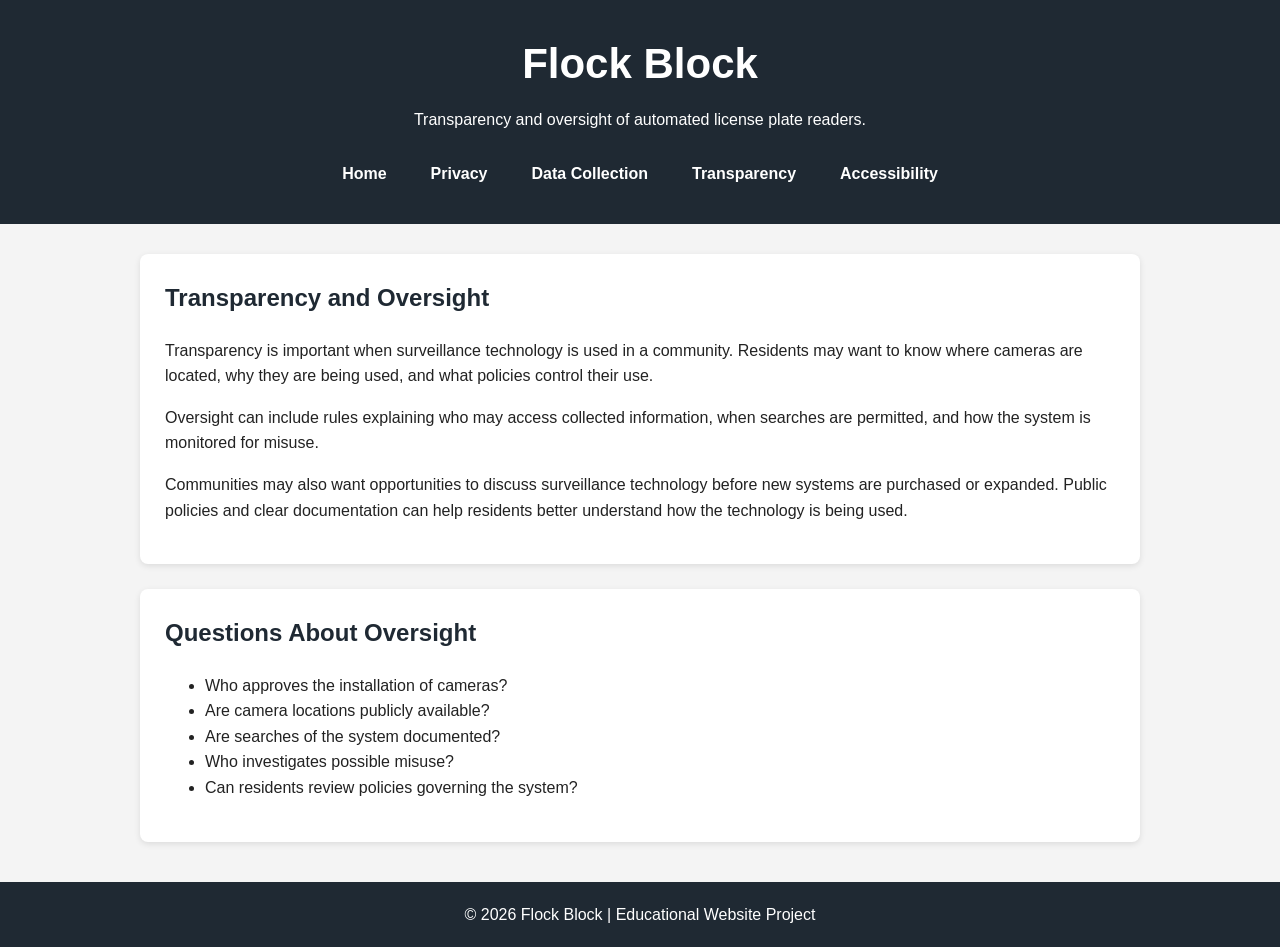
<file: transparnecy.html>
<!DOCTYPE html>
<html lang="en">

<head>
   <meta charset="UTF-8">
   <meta name="viewport" content="width=device-width, initial-scale=1.0">

   <title>Transparency and Oversight | Flock Block</title>

   <link rel="stylesheet" href="styles.css">
</head>

<body>

   <header>
      <h1>Flock Block</h1>

      <p>Transparency and oversight of automated license plate readers.</p>

      <nav>

         <button
            id="menu-button"
            type="button"
            aria-expanded="false"
            aria-controls="nav-menu">
            Menu
         </button>

         <ul id="nav-menu">
            <li><a href="index.html">Home</a></li>
            <li><a href="privacy.html">Privacy</a></li>
            <li><a href="data-collection.html">Data Collection</a></li>
            <li><a href="transparency.html">Transparency</a></li>
            <li><a href="accessibility.html">Accessibility</a></li>
         </ul>

      </nav>
   </header>


   <main>

      <section>

         <h2>Transparency and Oversight</h2>

         <p>
            Transparency is important when surveillance technology is used in
            a community. Residents may want to know where cameras are located,
            why they are being used, and what policies control their use.
         </p>

         <p>
            Oversight can include rules explaining who may access collected
            information, when searches are permitted, and how the system is
            monitored for misuse.
         </p>

         <p>
            Communities may also want opportunities to discuss surveillance
            technology before new systems are purchased or expanded. Public
            policies and clear documentation can help residents better
            understand how the technology is being used.
         </p>

      </section>


      <section>

         <h2>Questions About Oversight</h2>

         <ul>
            <li>Who approves the installation of cameras?</li>
            <li>Are camera locations publicly available?</li>
            <li>Are searches of the system documented?</li>
            <li>Who investigates possible misuse?</li>
            <li>Can residents review policies governing the system?</li>
         </ul>

      </section>

   </main>


   <footer>
      <p>
         &copy; <span id="current-year"></span>
         Flock Block | Educational Website Project
      </p>
   </footer>


   <button
      id="top-button"
      type="button"
      aria-label="Back to top">
      Back to Top
   </button>


   <script src="script.js"></script>

</body>

</html>
</file>
<file: styles.css>
/* ------------------------------
   Basic Page Styling
------------------------------ */

* {
   box-sizing: border-box;
}

html {
   scroll-behavior: smooth;
}

body {
   margin: 0;
   font-family: Arial, Helvetica, sans-serif;
   line-height: 1.6;
   background-color: #f4f4f4;
   color: #222;
}


/* ------------------------------
   Header
------------------------------ */

header {
   position: relative;
   background-color: #1f2933;
   color: white;
   text-align: center;
   padding: 30px 20px;
}

header h1 {
   margin: 0;
   font-size: 42px;
}

header p {
   max-width: 700px;
   margin: 10px auto 20px;
}


/* ------------------------------
   Flock Block Logo
------------------------------ */

.site-logo {
   position: absolute;
   top: 20px;
   left: 25px;
   width: 120px;
   height: 120px;
   object-fit: contain;
}


/* ------------------------------
   Main Navigation
------------------------------ */

nav {
   margin-top: 20px;
}

#nav-menu {
   display: flex;
   justify-content: center;
   align-items: center;
   flex-wrap: wrap;
   gap: 20px;

   list-style: none;
   padding: 0;
   margin: 0;
}

#nav-menu > li {
   position: relative;
   display: flex;
   align-items: center;
}

/* Main navigation links */

#nav-menu > li > a {
   display: inline-flex;
   align-items: center;

   padding: 8px 12px;

   color: white;
   font-size: 16px;
   font-weight: bold;
   line-height: 1.6;
   text-decoration: none;

   border-radius: 5px;
}

#nav-menu > li > a:hover,
#nav-menu > li > a:focus-visible {
   background-color: white;
   color: #1f2933;
}


/* ------------------------------
   Concerns Dropdown Button
------------------------------ */

.dropdown-button {
   display: inline-flex;
   align-items: center;
   justify-content: center;
   gap: 6px;

   padding: 8px 12px;
   margin: 0;

   background: transparent;
   color: white;

   border: none;
   border-radius: 5px;

   font-family: inherit;
   font-size: 16px;
   font-weight: bold;
   line-height: 1.6;

   cursor: pointer;
}

.dropdown-button:hover,
.dropdown-button:focus-visible {
   background-color: white;
   color: #1f2933;
}


/* ------------------------------
   Concerns Dropdown Menu
------------------------------ */

#nav-menu .dropdown-menu {
   position: absolute;
   top: 100%;
   left: 0;
   z-index: 1000;

   display: flex;
   flex-direction: column;
   align-items: stretch;
   justify-content: flex-start;
   gap: 0;

   width: 260px;
   min-width: 260px;

   padding: 6px 0;
   margin: 0;

   list-style: none;
   background-color: #1f2933;
   border-radius: 6px;

   box-shadow: 0 4px 10px rgba(0, 0, 0, 0.25);
}

#nav-menu .dropdown-menu[hidden] {
   display: none !important;
}

#nav-menu .dropdown-menu li {
   display: block;
   width: 100%;
}

#nav-menu .dropdown-menu a {
   display: block;
   width: 100%;
   padding: 12px 16px;

   color: white;
   font-size: 16px;
   font-weight: bold;
   text-align: left;
   text-decoration: none;
   border-radius: 0;
}

#nav-menu .dropdown-menu a:hover,
#nav-menu .dropdown-menu a:focus-visible {
   background-color: white;
   color: #1f2933;
}


/* ------------------------------
   Mobile Menu Button
------------------------------ */

#menu-button {
   display: none;

   background-color: white;
   color: #1f2933;

   border: none;
   border-radius: 5px;

   padding: 10px 18px;

   font-size: 16px;
   font-weight: bold;

   cursor: pointer;
}

#menu-button:hover,
#menu-button:focus-visible {
   background-color: #dddddd;
}


/* ------------------------------
   Main Content
------------------------------ */

main {
   width: 90%;
   max-width: 1000px;
   margin: 30px auto;
}


/* ------------------------------
   Sections
------------------------------ */

section {
   background-color: white;
   margin-bottom: 25px;
   padding: 25px;
   border-radius: 8px;
   box-shadow: 0 2px 6px rgba(0, 0, 0, 0.1);
}

section h2 {
   margin-top: 0;
   color: #1f2933;
}


/* ------------------------------
   Concern Articles
------------------------------ */

article {
   margin-top: 20px;
   padding: 15px;
   border-left: 4px solid #4b5563;
   background-color: #f9f9f9;
}

article h3 {
   margin-top: 0;
   color: #333333;
}


/* ------------------------------
   General Links
------------------------------ */

main a {
   color: #004a99;
}

main a:hover,
main a:focus-visible {
   text-decoration: underline;
}


/* ------------------------------
   Homepage Image
------------------------------ */

.homepage-image {
   width: 90%;
   max-width: 800px;
   margin: 30px auto;
   text-align: center;
}

.homepage-image img {
   display: block;
   width: 100%;
   height: auto;
   border-radius: 8px;
}

.homepage-image figcaption {
   margin-top: 6px;
   font-size: 12px;
   color: #555555;
}

.homepage-image figcaption a {
   color: #004a99;
}


/* ------------------------------
   Concerns Page Image
------------------------------ */

.concerns-image {
   width: 100%;
   max-width: 750px;
   margin: 30px auto;
   text-align: center;
}

.concerns-image img {
   display: block;
   width: 100%;
   height: auto;
   aspect-ratio: 4 / 3;
   object-fit: contain;
   border-radius: 8px;
}

.concerns-image figcaption {
   margin-top: 8px;
   font-size: 0.85rem;
   line-height: 1.4;
   color: #555;
}

.concerns-image a {
   color: #005a9c;
   text-decoration: underline;
}

.concerns-image a:hover {
   color: #003d6b;
}


/* ------------------------------
   Suggestions Form
------------------------------ */

.suggestions-section {
   max-width: 750px;
   margin-left: auto;
   margin-right: auto;
}

.suggestions-section form {
   margin-top: 25px;
}

.suggestions-section label {
   display: inline-block;
   margin-bottom: 5px;
   font-weight: bold;
   color: #1f2933;
}

.suggestions-section input[type="text"],
.suggestions-section input[type="email"],
.suggestions-section textarea {
   width: 100%;
   padding: 12px;

   border: 1px solid #999999;
   border-radius: 5px;

   font-family: inherit;
   font-size: 16px;

   background-color: white;
   color: #222;
}

.suggestions-section textarea {
   min-height: 160px;
   resize: vertical;
}

.suggestions-section input[type="text"]:focus,
.suggestions-section input[type="email"]:focus,
.suggestions-section textarea:focus {
   border-color: #1f2933;
   outline: 3px solid #ffbf47;
   outline-offset: 2px;
}

.suggestions-section button[type="submit"] {
   background-color: #1f2933;
   color: white;

   border: none;
   border-radius: 6px;

   padding: 12px 20px;

   font-size: 16px;
   font-weight: bold;

   cursor: pointer;
}

.suggestions-section button[type="submit"]:hover,
.suggestions-section button[type="submit"]:focus-visible {
   background-color: #374151;
}


/* ------------------------------
   Thank You Page
------------------------------ */

.thank-you-section {
   max-width: 700px;
   margin: 60px auto;
   padding: 40px;
   text-align: center;
}

.thank-you-section h2 {
   font-size: 36px;
   color: #1f2933;
}

.thank-you-section p {
   font-size: 17px;
}

.home-button {
   display: inline-block;

   margin-top: 20px;
   padding: 12px 24px;

   background-color: #1f2933;
   color: white !important;

   text-decoration: none;
   font-weight: bold;

   border-radius: 6px;
}

.home-button:hover,
.home-button:focus-visible {
   background-color: #4b5563;
   color: white !important;
   text-decoration: none;
}


/* ------------------------------
   Footer
------------------------------ */

footer {
   background-color: #1f2933;
   color: white;
   text-align: center;
   padding: 20px;
   margin-top: 40px;
}

footer p {
   margin: 0;
}


/* ------------------------------
   Back to Top Button
------------------------------ */

#top-button {
   display: none;
   position: fixed;
   right: 20px;
   bottom: 20px;
   z-index: 900;

   background-color: #1f2933;
   color: white;

   border: none;
   border-radius: 6px;

   padding: 12px 16px;

   font-size: 14px;
   font-weight: bold;

   cursor: pointer;

   box-shadow: 0 2px 6px rgba(0, 0, 0, 0.3);
}

#top-button:hover,
#top-button:focus-visible {
   background-color: #4b5563;
}


/* ------------------------------
   Accessibility
------------------------------ */

a:focus-visible,
button:focus-visible {
   outline: 3px solid #ffbf47;
   outline-offset: 3px;
}


/* ------------------------------
   Mobile Navigation and Layout
------------------------------ */

@media (max-width: 768px) {

   /* Center logo above title */

   .site-logo {
      position: static;
      display: block;
      width: 100px;
      height: 100px;
      margin: 0 auto 15px;
   }

   header h1 {
      font-size: 32px;
   }

   header {
      padding: 20px 15px;
   }

   /* Display mobile menu button */

   #menu-button {
      display: inline-block;
   }

   /* Hide navigation by default */

   #nav-menu {
      display: none;
      flex-direction: column;
      align-items: stretch;
      flex-wrap: nowrap;

      width: 100%;
      margin-top: 15px;
      gap: 5px;
   }

   /* Open navigation on click */

   #nav-menu.show {
      display: flex;
   }

   /* Stack main navigation links */

   #nav-menu > li {
      display: block;
      width: 100%;
   }

   #nav-menu > li > a,
   #nav-menu .dropdown-button {
      display: flex;
      width: 100%;
      justify-content: flex-start;
      text-align: left;
      padding: 12px 16px;
   }

   /* Dropdown within mobile navigation */

   #nav-menu .dropdown-menu {
      position: static;
      width: 100%;
      min-width: 0;

      padding: 0;
      margin: 0;

      background-color: #374151;
      box-shadow: none;
   }

   #nav-menu .dropdown-menu a {
      padding: 12px 30px;
   }

   /* Main content */

   main {
      width: 95%;
      margin: 20px auto;
   }

   section {
      padding: 20px;
   }

   /* Images */

   .homepage-image,
   .concerns-image {
      width: 100%;
      max-width: 100%;
      margin: 20px auto;
   }

   .concerns-image figcaption {
      font-size: 0.8rem;
   }

   /* Thank You page */

   .thank-you-section {
      margin: 30px auto;
      padding: 25px 20px;
   }

   .thank-you-section h2 {
      font-size: 28px;
   }

   /* Back to Top */

   #top-button {
      right: 12px;
      bottom: 12px;
      padding: 10px 12px;
   }
}


/* ------------------------------
   Very Small Screens
------------------------------ */

@media (max-width: 400px) {

   header h1 {
      font-size: 28px;
   }

   section {
      padding: 15px;
   }

   .thank-you-section h2 {
      font-size: 25px;
   }
}


/* ------------------------------
   Reduced Motion Accessibility
------------------------------ */

@media (prefers-reduced-motion: reduce) {

   html {
      scroll-behavior: auto;
   }

}

/* Data Collection Table */

.table-container {
   overflow-x: auto;
}

table {
   width: 100%;
   border-collapse: collapse;
   margin-top: 15px;
}

table caption {
   font-weight: bold;
   margin-bottom: 10px;
}

th, td {
   border: 1px solid #999;
   padding: 12px;
   text-align: left;
}

th {
   background-color: #1f2933;
   color: white;
}

tbody tr:nth-child(even) {
   background-color: #f1f1f1;
}


/* ------------------------------
   Data Collection Image Alignment
------------------------------ */

.page-image {
   display: block;
   width: 100%;
   max-width: 100%;
   margin: 0 auto 25px;
   padding: 25px;

   background-color: white;
   border-radius: 8px;
   box-shadow: 0 2px 6px rgba(0, 0, 0, 0.1);

   text-align: center;
}

.page-image img {
   display: block;
   width: 100%;
   max-width: 100%;
   height: auto;
   margin: 0 auto;
   border-radius: 8px;
}

.page-image figcaption {
   display: block;
   width: 100%;
   margin-top: 8px;

   text-align: center;
   font-size: 0.85rem;
   line-height: 1.4;
   color: #555;
}

.page-image figcaption a {
   color: #004a99;
   text-decoration: underline;
}

/* ------------------------------
   Mobile Image Styling
------------------------------ */

@media (max-width: 768px) {

   .page-image {
      width: 100%;
      margin: 0 auto 20px;
      padding: 20px;
   }

   .page-image img {
      width: 100%;
      height: auto;
   }

}
</file>
